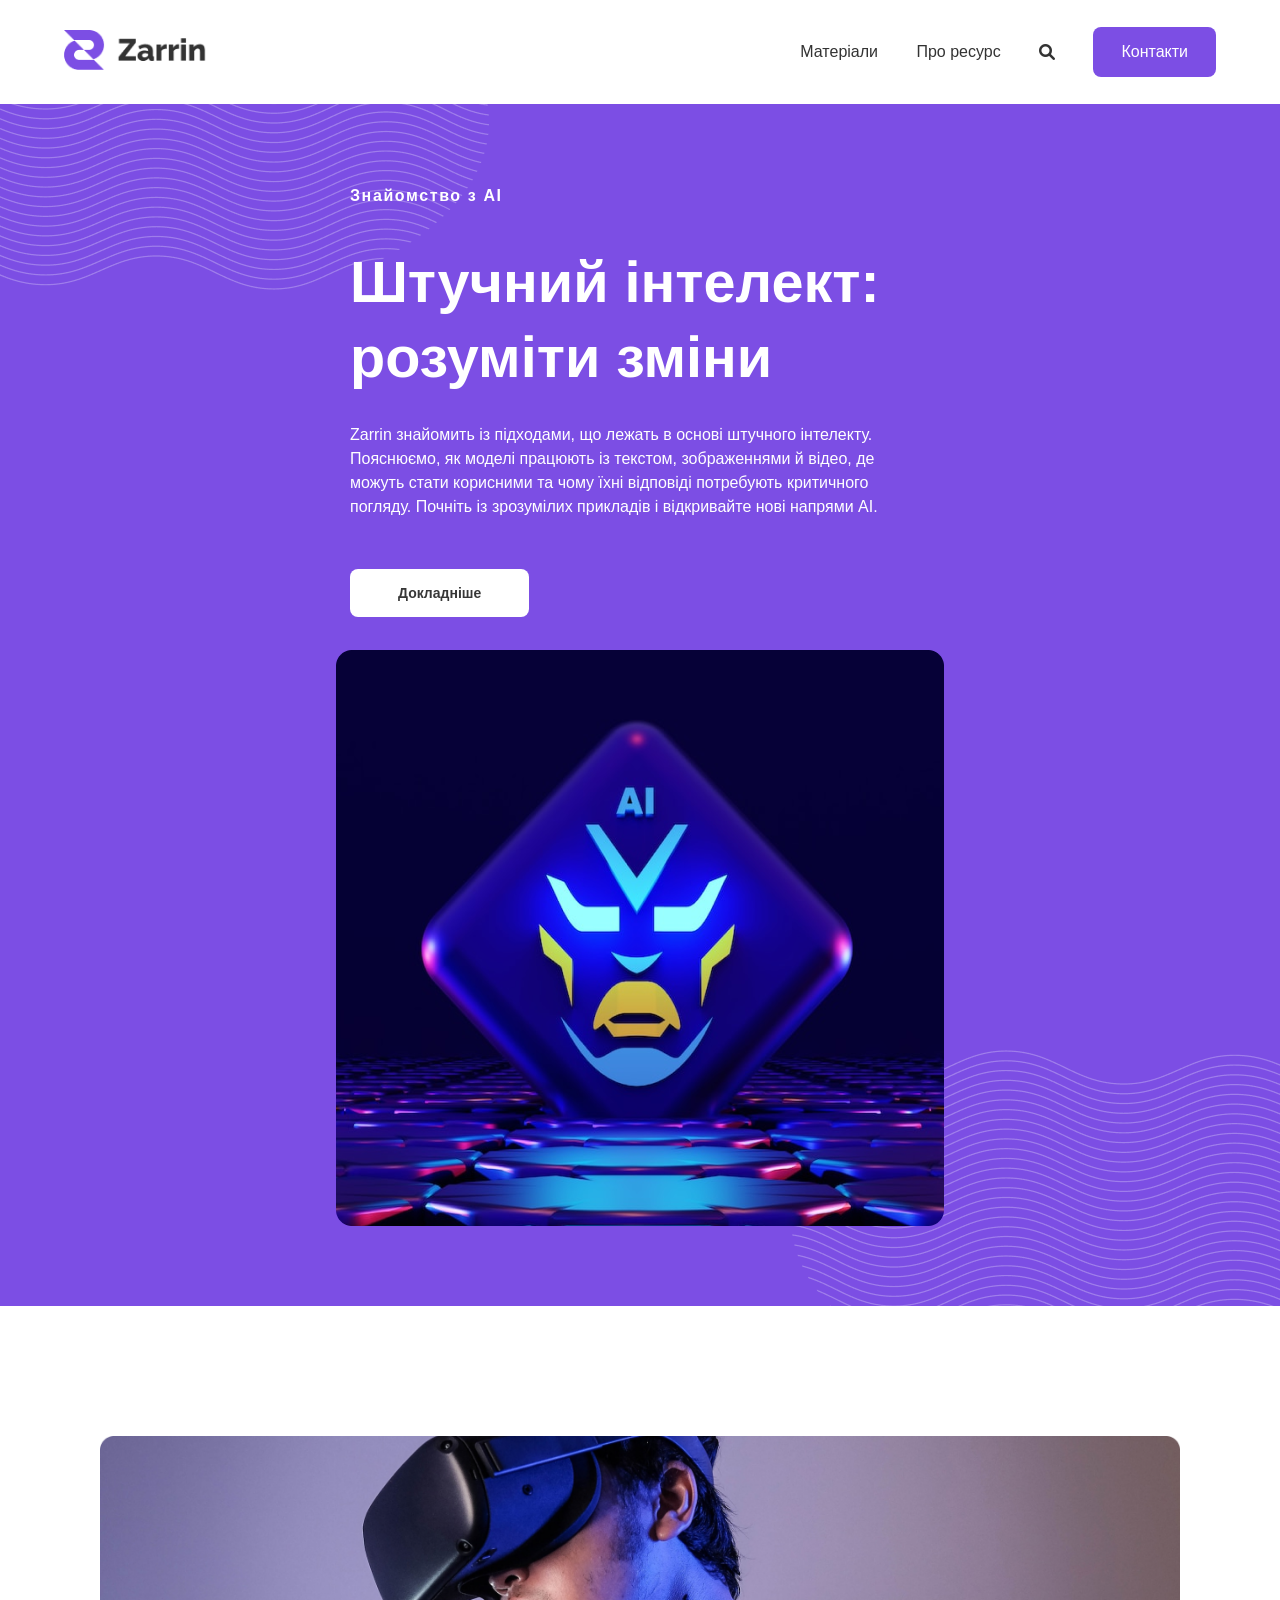
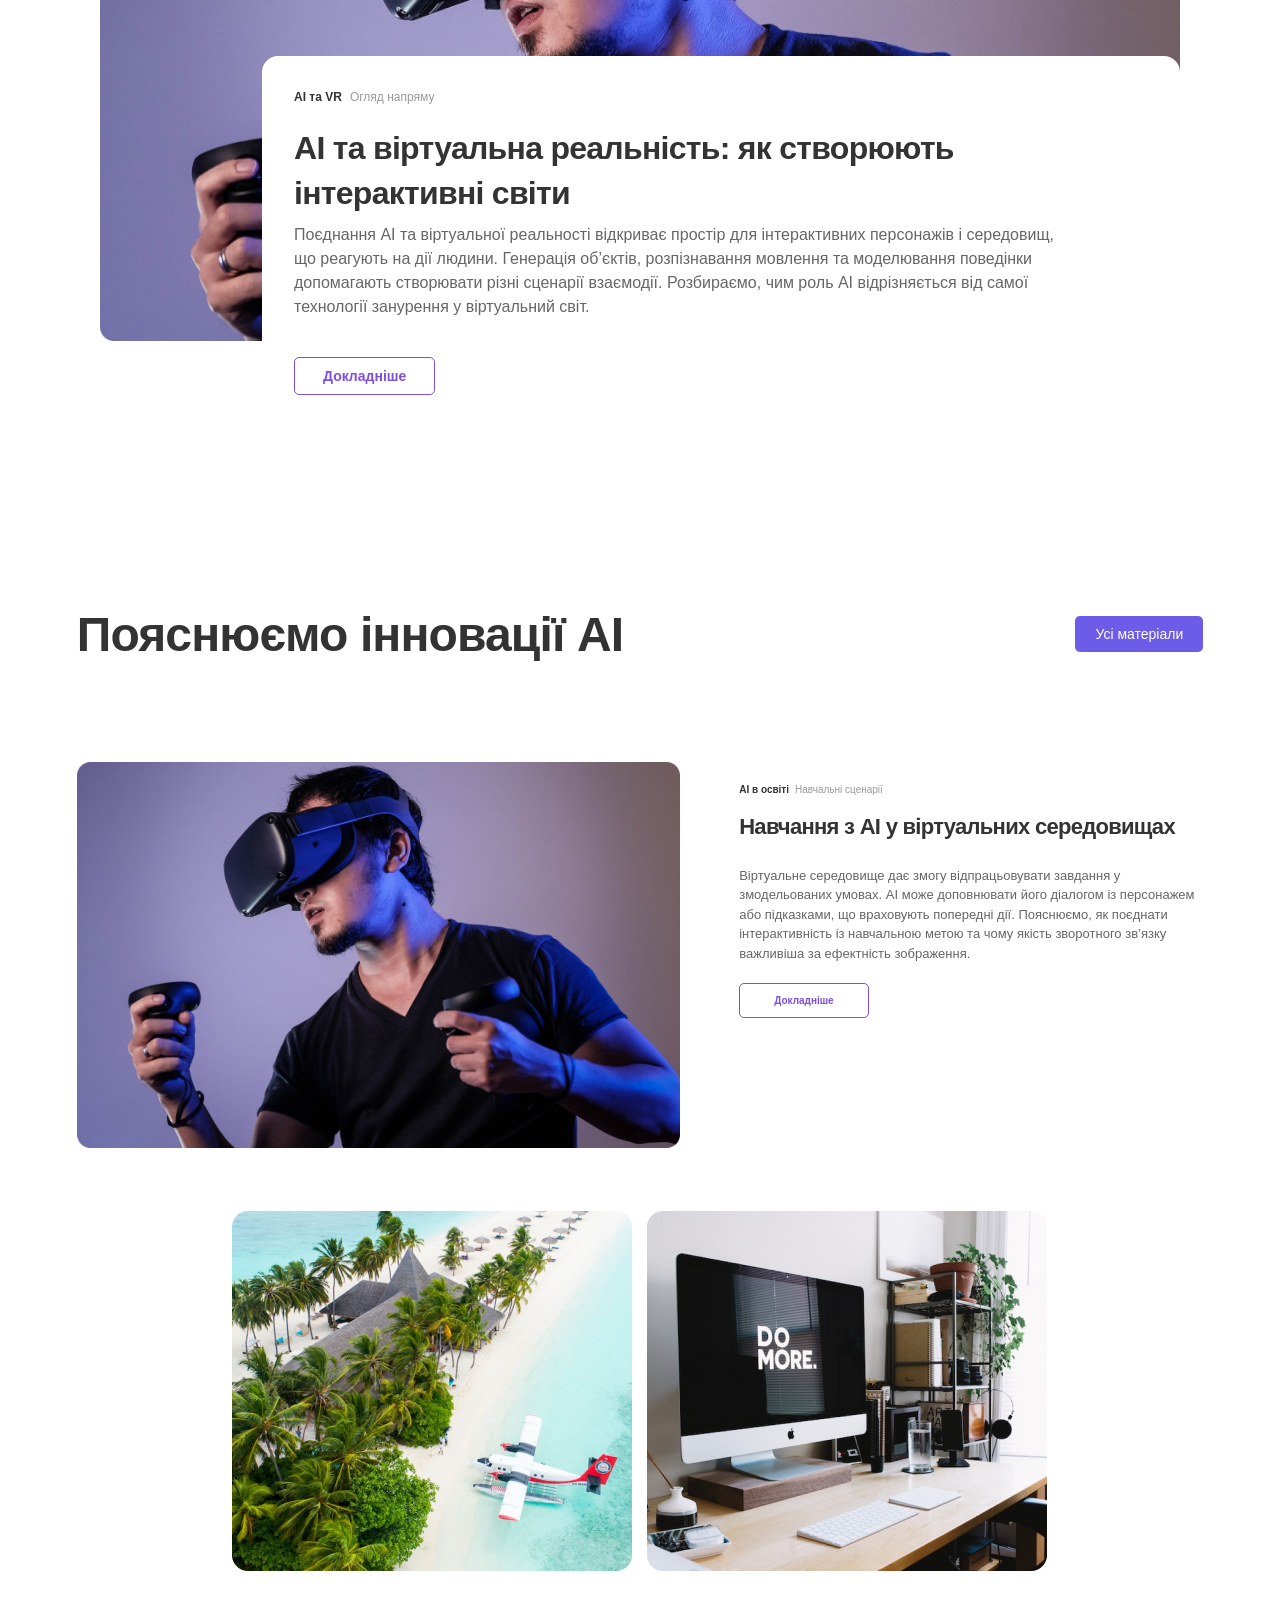
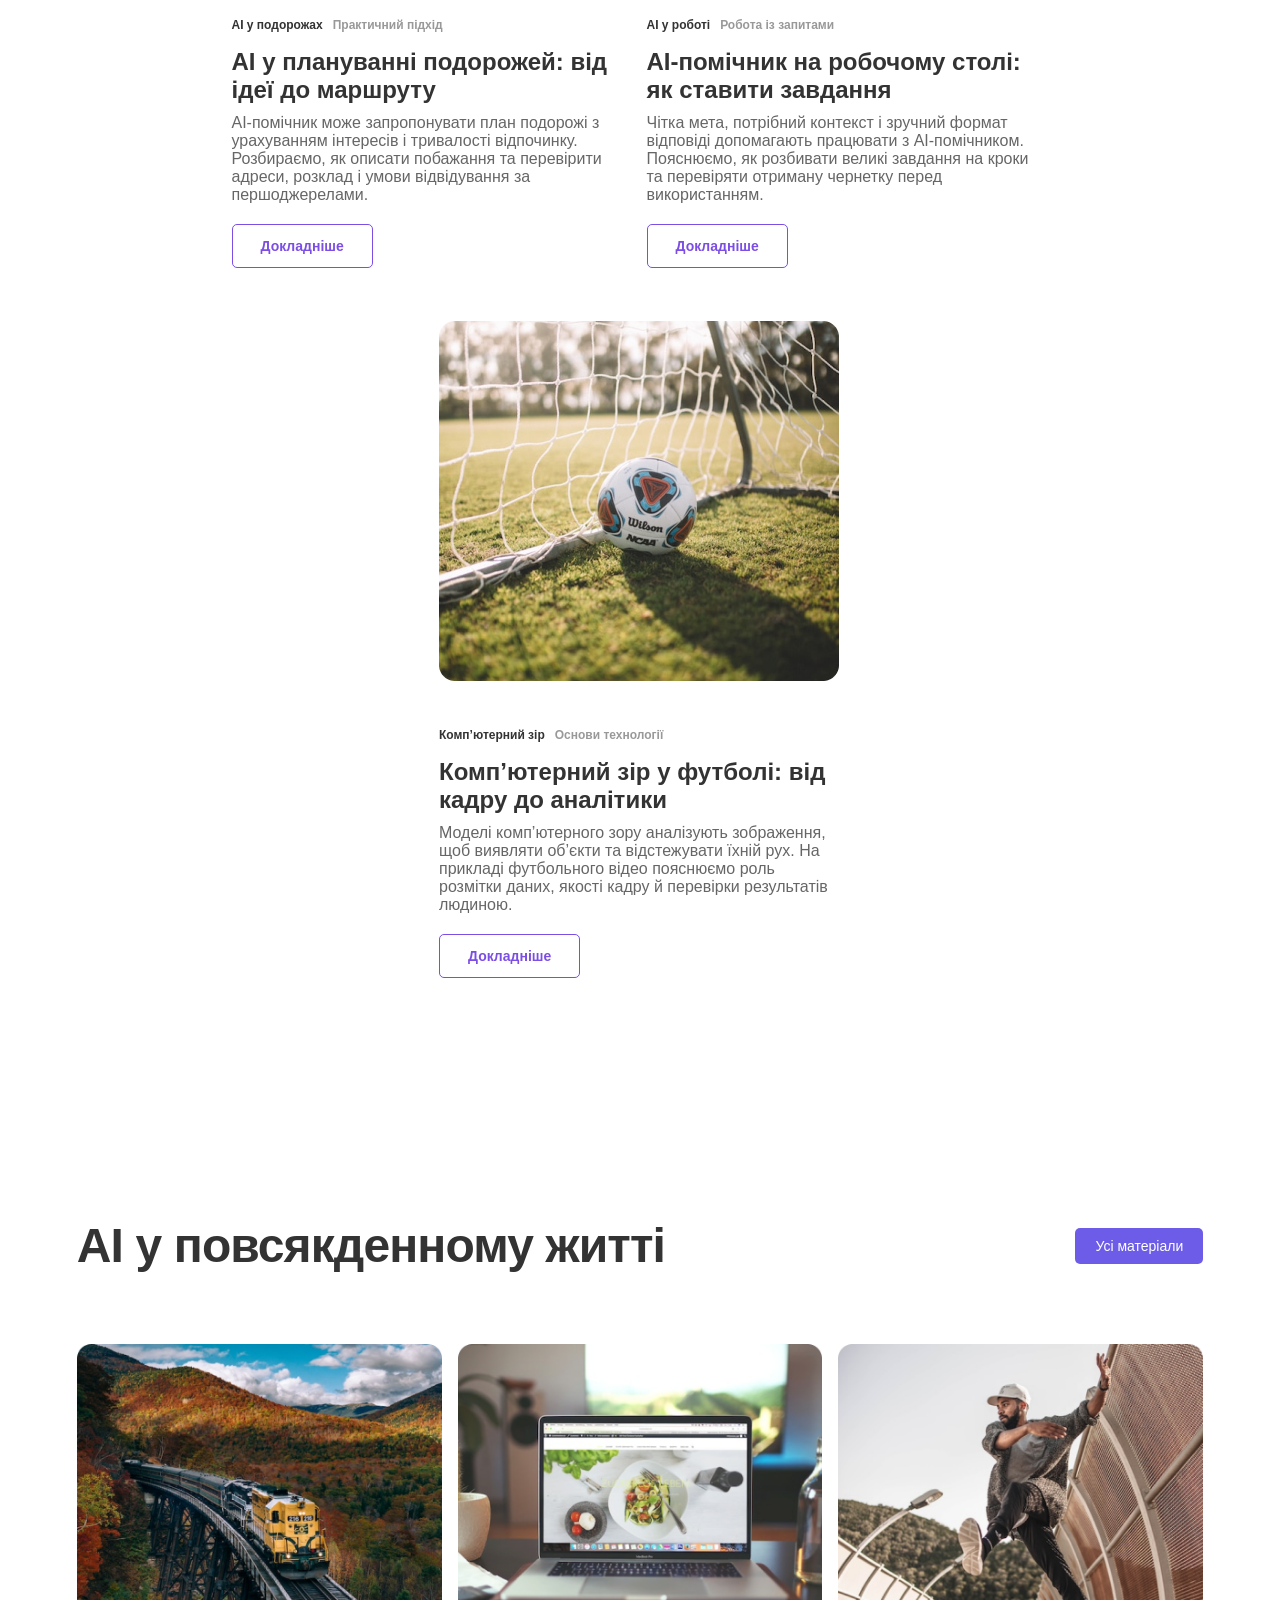
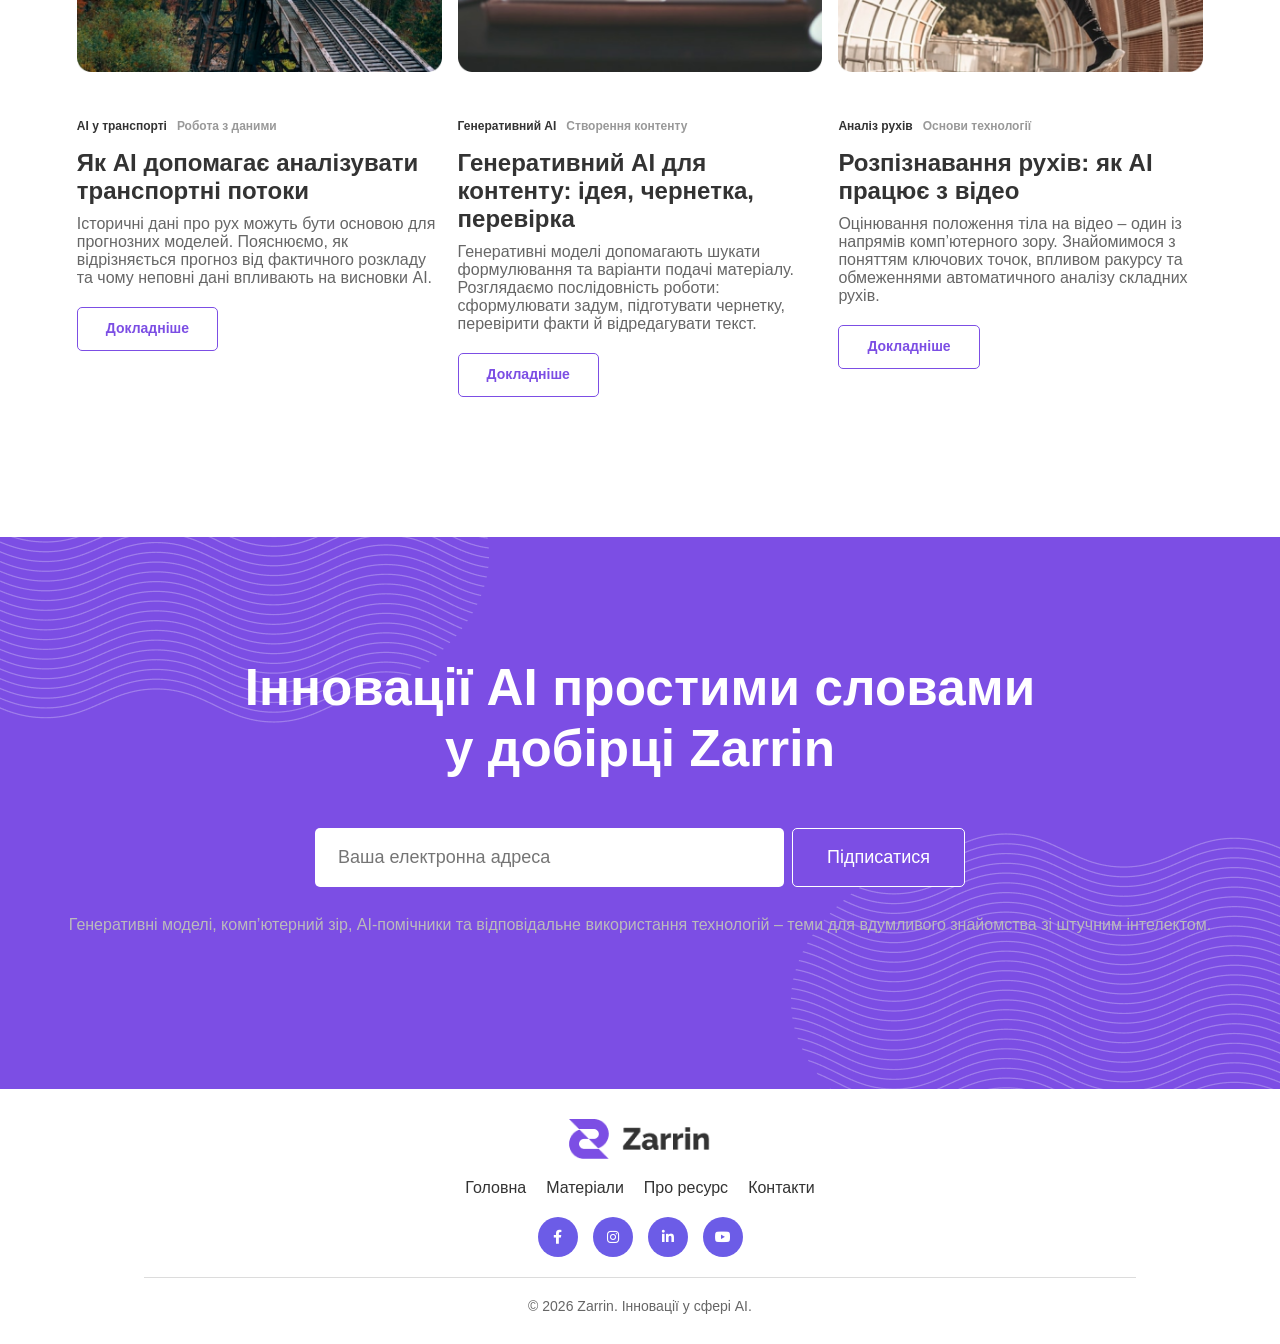
<file: index.html>
<!doctype html>
<html lang="uk">
<head>
    <meta charset="UTF-8">
    <meta name="viewport" content="width=device-width, initial-scale=1.0">
    <meta http-equiv="X-UA-Compatible" content="ie=edge">
    <title>Zarrin | Інновації у сфері AI</title>
    <link rel="stylesheet" href="css/style.css">
    <link rel="icon" type="image/png" href="img/favicon.png" sizes="16x16">
    <link rel="shortcut icon" href="img/favicon.png" type="image/x-icon">
    <meta name="description" content="Zarrin – інформаційний ресурс про штучний інтелект: генеративні моделі, комп’ютерний зір, AI у роботі, навчанні та повсякденному житті.">
    <link rel="stylesheet" href="https://cdnjs.cloudflare.com/ajax/libs/font-awesome/6.0.0-beta3/css/all.min.css">
    <link rel="stylesheet" href="https://cdn.jsdelivr.net/npm/swiper@10/swiper-bundle.min.css">
    <script src="https://cdn.jsdelivr.net/npm/swiper@10/swiper-bundle.min.js"></script>
</head>
<body>
    <div id="search-modal" class="modal">
        <div class="modal-content">
            <span class="close-btn">&times;</span>
            <h2>Пошук матеріалів</h2>
            <form>
                <input type="text" placeholder="Тема або ключове слово про AI" class="search-input">
                <button type="submit" class="search-submit">Знайти</button>
            </form>
        </div>
    </div>
    <header>
        <a href="#" class="logo">
            <img src="img/Logo.png" alt="Логотип Zarrin">
        </a>
        <nav class="nav" aria-label="Основна навігація">
            <button class="burger" type="button" aria-label="Відкрити меню" aria-expanded="false" aria-controls="primary-navigation">
                <span class="line" aria-hidden="true"></span>
                <span class="line" aria-hidden="true"></span>
                <span class="line" aria-hidden="true"></span>
            </button>
            <ul class="nav-links" id="primary-navigation">
                <li><a href="notfound.html">Матеріали</a></li>
                <li><a href="about.html">Про ресурс</a></li>
                <li><a href="#" id="search-btn" aria-label="Пошук матеріалів"><i class="fa-solid fa-magnifying-glass"></i></a></li>
                <li><a href="contact.html" class="contact-btn">Контакти</a></li>
            </ul>
        </nav>
    </header>
    <section class="featured-post">
        <img src="img/wave-pattern.png" alt="" class="waves">
        <img src="img/wave-pattern.png" alt="" class="waves-two">
        <div class="content">
            <h2 class="featured-label">Знайомство з AI</h2>
            <h1 class="title">Штучний інтелект:<br> розуміти зміни</h1>
            <p class="description">Zarrin знайомить із підходами, що лежать в основі штучного інтелекту. Пояснюємо, як моделі працюють із текстом, зображеннями й відео, де можуть стати корисними та чому їхні відповіді потребують критичного погляду. Почніть із зрозумілих прикладів і відкривайте нові напрями AI.</p>
            <a href="#" class="read-more">Докладніше</a>
        </div>
        <div class="image-container">
            <img src="img/img.png" alt="Стилізоване цифрове обличчя з написом AI">
        </div>
    </section>
    <section class="card">
        <img src="img/img2.png" alt="Людина у VR-гарнітурі з двома контролерами">
        <div class="card-content">
            <span>AI та VR<small>Огляд напряму</small></span>
            <h3>AI та віртуальна реальність: як створюють інтерактивні світи</h3>
            <p>Поєднання AI та віртуальної реальності відкриває простір для інтерактивних персонажів і середовищ, що реагують на дії людини. Генерація об’єктів, розпізнавання мовлення та моделювання поведінки допомагають створювати різні сценарії взаємодії. Розбираємо, чим роль AI відрізняється від самої технології занурення у віртуальний світ.</p>
            <a href="#">Докладніше</a>
        </div>
    </section>
    <section class="section-post">
        <div class="title-block">
            <h2>Пояснюємо інновації AI</h2>
            <a href="#" class="btn-view-all">Усі матеріали</a>
        </div>
        <div class="main-post">
            <img src="img/img3.png" alt="Користувач VR-гарнітури взаємодіє з віртуальним середовищем">
            <div class="card-content">
                <span>AI в освіті<small>Навчальні сценарії</small></span>
                <h3>Навчання з AI у віртуальних середовищах</h3>
                <p>Віртуальне середовище дає змогу відпрацьовувати завдання у змодельованих умовах. AI може доповнювати його діалогом із персонажем або підказками, що враховують попередні дії. Пояснюємо, як поєднати інтерактивність із навчальною метою та чому якість зворотного зв’язку важливіша за ефектність зображення.</p>
                <a href="#">Докладніше</a>
            </div>
        </div>
        <div class="sub-posts">
            <div class="sub-post">
                <img src="img/card1.png" alt="Гідролітак біля піщаного берега з пальмами">
                <div class="sub-post-content">
                    <span>AI у подорожах<small>Практичний підхід</small></span>
                    <h3>AI у плануванні подорожей: від ідеї до маршруту</h3>
                    <p>AI-помічник може запропонувати план подорожі з урахуванням інтересів і тривалості відпочинку. Розбираємо, як описати побажання та перевірити адреси, розклад і умови відвідування за першоджерелами.</p>
                    <a href="#">Докладніше</a>
                </div>
            </div>
            <div class="sub-post">
                <img src="img/card2.png" alt="Робоче місце з комп’ютером і клавіатурою">
                <div class="sub-post-content">
                    <span>AI у роботі<small>Робота із запитами</small></span>
                    <h3>AI-помічник на робочому столі: як ставити завдання</h3>
                    <p>Чітка мета, потрібний контекст і зручний формат відповіді допомагають працювати з AI-помічником. Пояснюємо, як розбивати великі завдання на кроки та перевіряти отриману чернетку перед використанням.</p>
                    <a href="#">Докладніше</a>
                </div>
            </div>
            <div class="sub-post">
                <img src="img/card3.png" alt="Футбольний м’яч біля сітки воріт">
                <div class="sub-post-content">
                    <span>Комп’ютерний зір<small>Основи технології</small></span>
                    <h3>Комп’ютерний зір у футболі: від кадру до аналітики</h3>
                    <p>Моделі комп’ютерного зору аналізують зображення, щоб виявляти об’єкти та відстежувати їхній рух. На прикладі футбольного відео пояснюємо роль розмітки даних, якості кадру й перевірки результатів людиною.</p>
                    <a href="#">Докладніше</a>
                </div>
            </div>
        </div>
    </section>
    <section class="section-post">
        <div class="title-block">
            <h2>AI у повсякденному житті</h2>
            <a href="#" class="btn-view-all">Усі матеріали</a>
        </div>
            <div class="sub-posts-swiper">
                <div class="swiper-wrapper">
                    <div class="sub-post swiper-slide">
                        <img src="img/swiper1.png" alt="Потяг перетинає міст серед осінніх пагорбів">
                        <div class="sub-post-content">
                            <span>AI у транспорті<small>Робота з даними</small></span>
                            <h3>Як AI допомагає аналізувати транспортні потоки</h3>
                            <p>Історичні дані про рух можуть бути основою для прогнозних моделей. Пояснюємо, як відрізняється прогноз від фактичного розкладу та чому неповні дані впливають на висновки AI.</p>
                            <a href="#">Докладніше</a>
                        </div>
                    </div>
                    <div class="sub-post swiper-slide">
                        <img src="img/swiper2.png" alt="Ноутбук із відкритою вебсторінкою на столі">
                        <div class="sub-post-content">
                            <span>Генеративний AI<small>Створення контенту</small></span>
                            <h3>Генеративний AI для контенту: ідея, чернетка, перевірка</h3>
                            <p>Генеративні моделі допомагають шукати формулювання та варіанти подачі матеріалу. Розглядаємо послідовність роботи: сформулювати задум, підготувати чернетку, перевірити факти й відредагувати текст.</p>
                            <a href="#">Докладніше</a>
                        </div>
                    </div>
                    <div class="sub-post swiper-slide">
                        <img src="img/swiper3.png" alt="Спортсмен виконує стрибок біля огорожі">
                        <div class="sub-post-content">
                            <span>Аналіз рухів<small>Основи технології</small></span>
                            <h3>Розпізнавання рухів: як AI працює з відео</h3>
                            <p>Оцінювання положення тіла на відео – один із напрямів комп’ютерного зору. Знайомимося з поняттям ключових точок, впливом ракурсу та обмеженнями автоматичного аналізу складних рухів.</p>
                            <a href="#">Докладніше</a>
                        </div>
                    </div>
                </div>
            </div>
    </section>
    <section class="subscription-section">
        <img src="img/wave-pattern.png" alt="" class="waves">
        <img src="img/wave-pattern.png" alt="" class="waves-two">
        <h2>Інновації AI простими словами <br> у добірці Zarrin</h2>
        <form class="subscription-form">
            <input type="email" placeholder="Ваша електронна адреса" required>
            <button type="submit">Підписатися</button>
        </form>
        <p>Генеративні моделі, комп’ютерний зір, AI-помічники та відповідальне використання технологій – теми для вдумливого знайомства зі штучним інтелектом.</p>
    </section>
    <footer class="footer">
        <div class="footer-logo">
            <img src="img/Logo.png" alt="Логотип Zarrin">
        </div>
        <nav class="footer-nav">
            <a href="#">Головна</a>
            <a href="#">Матеріали</a>
            <a href="#">Про ресурс</a>
            <a href="#">Контакти</a>
        </nav>
        <div class="footer-socials">
            <a href="#" class="social" aria-label="Facebook"><i class="fab fa-facebook-f" aria-hidden="true"></i></a>
            <a href="#" class="social" aria-label="Instagram"><i class="fab fa-instagram" aria-hidden="true"></i></a>
            <a href="#" class="social" aria-label="LinkedIn"><i class="fab fa-linkedin-in" aria-hidden="true"></i></a>
            <a href="#" class="social" aria-label="YouTube"><i class="fab fa-youtube" aria-hidden="true"></i></a>
        </div>
        <div class="footer-divider"></div>
        <p class="footer-copy">© 2026 Zarrin. Інновації у сфері AI.</p>
    </footer>
    <button class="btn-back-to-top" id="btnBackToTop" aria-label="Прокрутити сторінку вгору">
        ↑
      </button>
    <script src="script/script.js"></script>
</body>
</html>
</file>
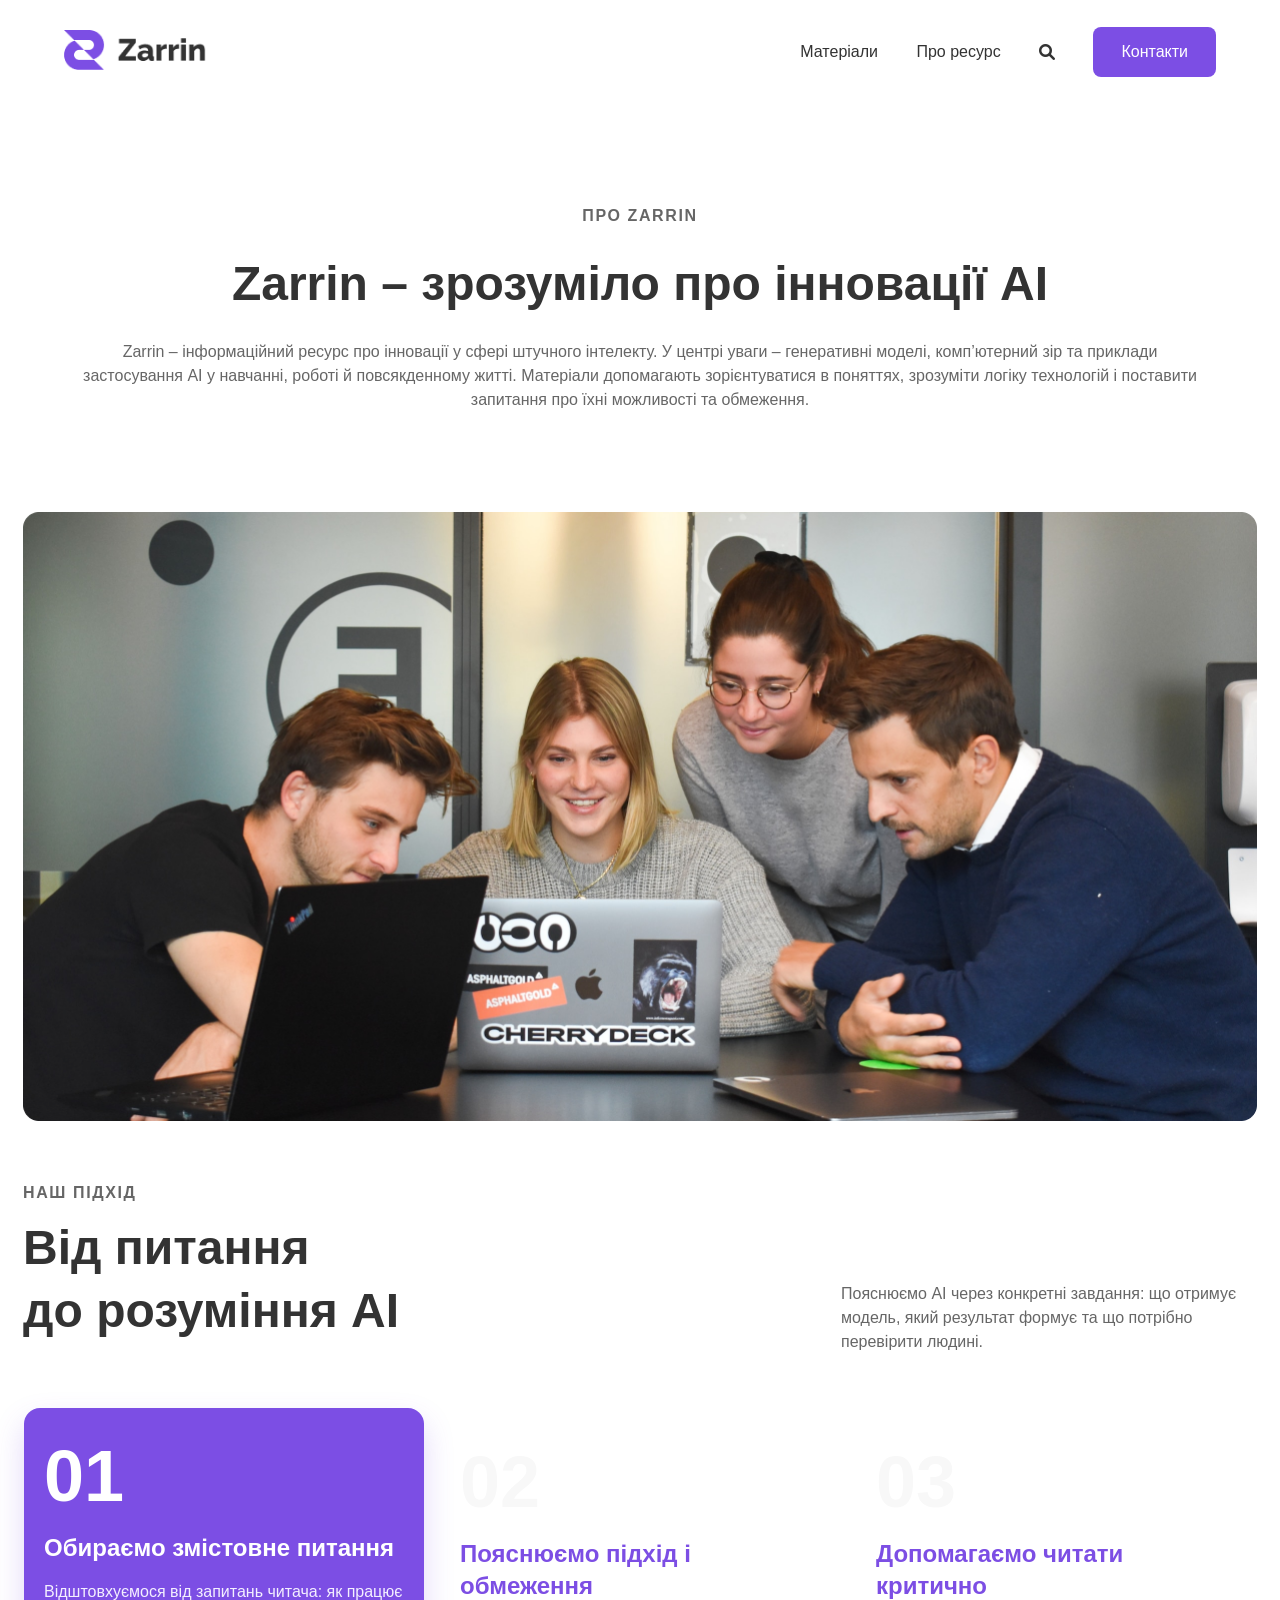
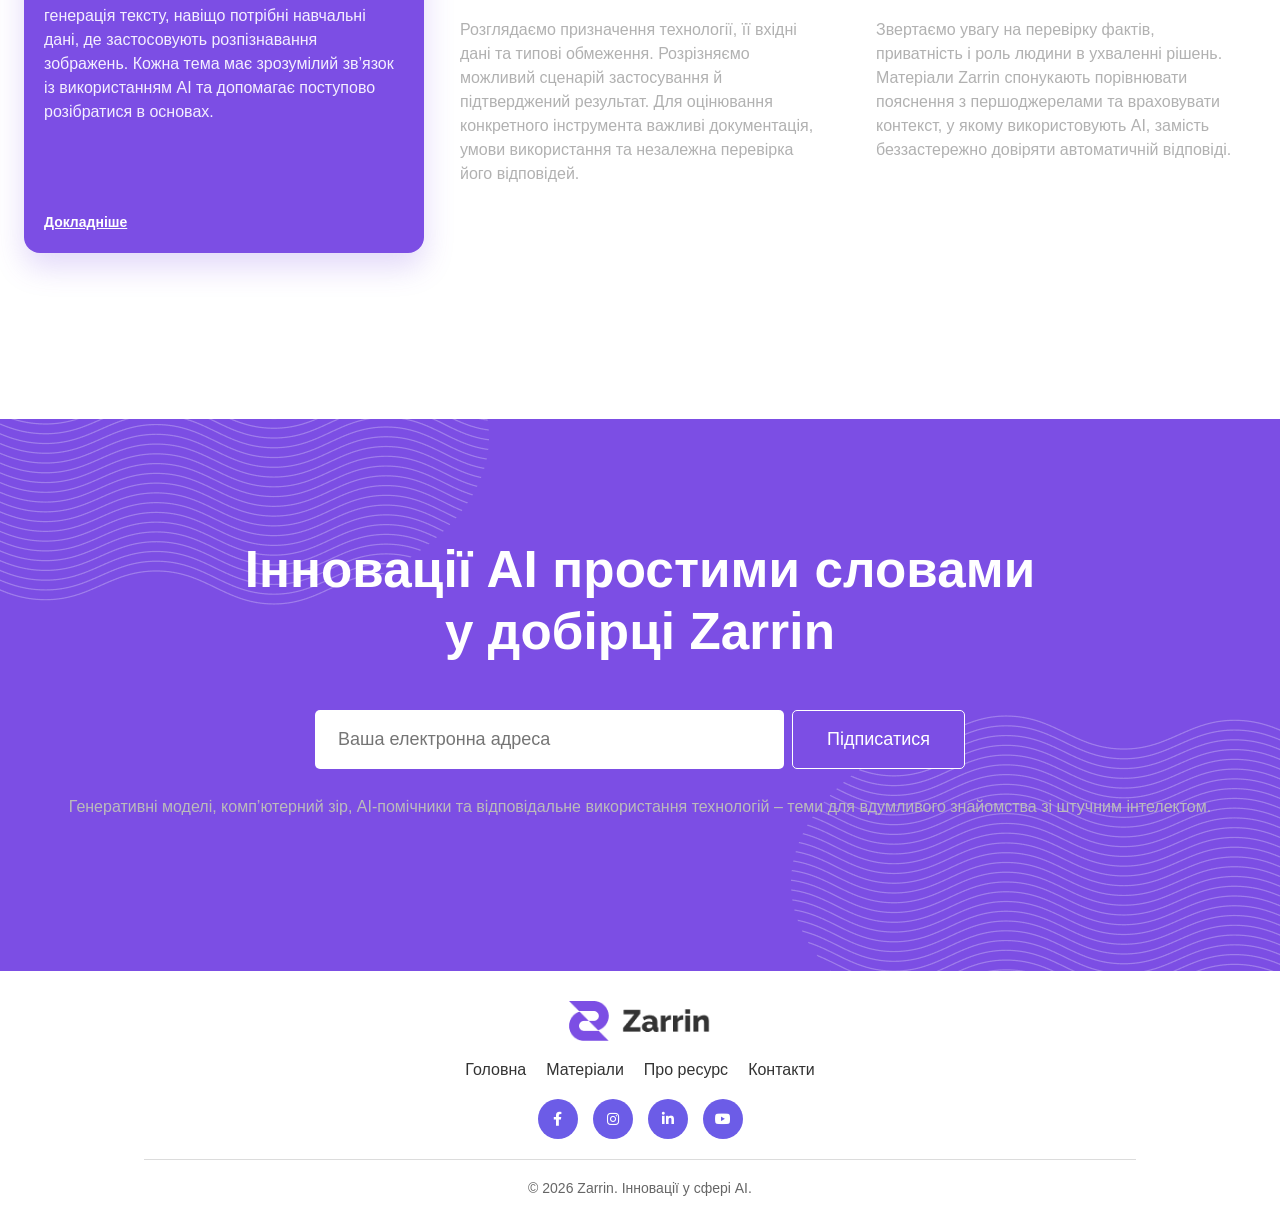
<file: about.html>
<!doctype html>
<html lang="uk">
<head>
    <meta charset="UTF-8">
    <meta name="viewport" content="width=device-width, initial-scale=1.0">
    <meta http-equiv="X-UA-Compatible" content="ie=edge">
    <title>Zarrin | Про ресурс про штучний інтелект</title>
    <link rel="stylesheet" href="css/style.css">
    <link rel="icon" type="image/png" href="img/favicon.png" sizes="16x16">
    <link rel="shortcut icon" href="img/favicon.png" type="image/x-icon">
    <meta name="description" content="Про Zarrin: зрозумілі пояснення інновацій AI, принципи підготовки матеріалів, увага до джерел, обмежень моделей і відповідального використання.">
    <link rel="stylesheet" href="https://cdnjs.cloudflare.com/ajax/libs/font-awesome/6.0.0-beta3/css/all.min.css">
    <link rel="stylesheet" href="https://cdn.jsdelivr.net/npm/swiper@10/swiper-bundle.min.css">
    <script src="https://cdn.jsdelivr.net/npm/swiper@10/swiper-bundle.min.js"></script>
</head>
<body>
    <div id="search-modal" class="modal">
        <div class="modal-content">
            <span class="close-btn">&times;</span>
            <h2>Пошук матеріалів</h2>
            <form>
                <input type="text" placeholder="Тема або ключове слово про AI" class="search-input">
                <button type="submit" class="search-submit">Знайти</button>
            </form>
        </div>
    </div>
    <header>
        <a href="index.html" class="logo">
            <img src="img/Logo.png" alt="Логотип Zarrin">
        </a>
        <nav class="nav" aria-label="Основна навігація">
            <button class="burger" type="button" aria-label="Відкрити меню" aria-expanded="false" aria-controls="primary-navigation">
                <span class="line" aria-hidden="true"></span>
                <span class="line" aria-hidden="true"></span>
                <span class="line" aria-hidden="true"></span>
            </button>
            <ul class="nav-links" id="primary-navigation">
                <li><a href="notfound.html">Матеріали</a></li>
                <li><a href="#">Про ресурс</a></li>
                <li><a href="#" id="search-btn" aria-label="Пошук матеріалів"><i class="fa-solid fa-magnifying-glass"></i></a></li>
                <li><a href="contact.html" class="contact-btn">Контакти</a></li>
            </ul>
        </nav>
    </header>
    <section class="section-post">
        <div class="block-title">
            <p class="sub-title">Про Zarrin</p>
            <h2>Zarrin – зрозуміло про інновації AI</h2>
            <p>Zarrin – інформаційний ресурс про інновації у сфері штучного інтелекту. У центрі уваги – генеративні моделі, комп’ютерний зір та приклади застосування AI у навчанні, роботі й повсякденному житті. Матеріали допомагають зорієнтуватися в поняттях, зрозуміти логіку технологій і поставити запитання про їхні можливості та обмеження.</p>
        </div>
    </section>
    <section class="about-section">
        <img src="img/img4.png" alt="Четверо людей обговорюють роботу за ноутбуками">
        <div class="top-block">
            <div class="block-title">
                <p class="sub-title">Наш підхід</p>
                <h2>Від питання <br> до розуміння AI</h2>
            </div>
            <p>Пояснюємо AI через конкретні завдання: що отримує модель, який результат формує та що потрібно перевірити людині.</p>
        </div>
        <div class="cards-block">
            <div class="cars-block is-active">
                <p class="number">01</p>
                <h3>Обираємо змістовне питання</h3>
                <p>Відштовхуємося від запитань читача: як працює генерація тексту, навіщо потрібні навчальні дані, де застосовують розпізнавання зображень. Кожна тема має зрозумілий зв’язок із використанням AI та допомагає поступово розібратися в основах.</p>
                <a href="#">Докладніше</a>
            </div>
            <div class="cars-block purple">
                <p class="number">02</p>
                <h3>Пояснюємо підхід і обмеження</h3>
                <p>Розглядаємо призначення технології, її вхідні дані та типові обмеження. Розрізняємо можливий сценарій застосування й підтверджений результат. Для оцінювання конкретного інструмента важливі документація, умови використання та незалежна перевірка його відповідей.</p>
                <a href="#">Докладніше</a>
            </div>
            <div class="cars-block purple">
                <p class="number">03</p>
                <h3>Допомагаємо читати критично</h3>
                <p>Звертаємо увагу на перевірку фактів, приватність і роль людини в ухваленні рішень. Матеріали Zarrin спонукають порівнювати пояснення з першоджерелами та враховувати контекст, у якому використовують AI, замість беззастережно довіряти автоматичній відповіді.</p>
                <a href="#">Докладніше</a>
            </div>
        </div>
    </section>
    <section class="subscription-section">
        <img src="img/wave-pattern.png" alt="" class="waves">
        <img src="img/wave-pattern.png" alt="" class="waves-two">
        <h2>Інновації AI простими словами <br> у добірці Zarrin</h2>
        <form class="subscription-form">
            <input type="email" placeholder="Ваша електронна адреса" required>
            <button type="submit">Підписатися</button>
        </form>
        <p>Генеративні моделі, комп’ютерний зір, AI-помічники та відповідальне використання технологій – теми для вдумливого знайомства зі штучним інтелектом.</p>
    </section>
    <footer class="footer">
        <div class="footer-logo">
            <img src="img/Logo.png" alt="Логотип Zarrin">
        </div>
        <nav class="footer-nav">
            <a href="#">Головна</a>
            <a href="#">Матеріали</a>
            <a href="#">Про ресурс</a>
            <a href="#">Контакти</a>
        </nav>
        <div class="footer-socials">
            <a href="#" class="social" aria-label="Facebook"><i class="fab fa-facebook-f" aria-hidden="true"></i></a>
            <a href="#" class="social" aria-label="Instagram"><i class="fab fa-instagram" aria-hidden="true"></i></a>
            <a href="#" class="social" aria-label="LinkedIn"><i class="fab fa-linkedin-in" aria-hidden="true"></i></a>
            <a href="#" class="social" aria-label="YouTube"><i class="fab fa-youtube" aria-hidden="true"></i></a>
        </div>
        <div class="footer-divider"></div>
        <p class="footer-copy">© 2026 Zarrin. Інновації у сфері AI.</p>
    </footer>
    <button class="btn-back-to-top" id="btnBackToTop" aria-label="Прокрутити сторінку вгору">
        ↑
      </button>
    <script src="script/script.js"></script>
</body>
</html>
</file>
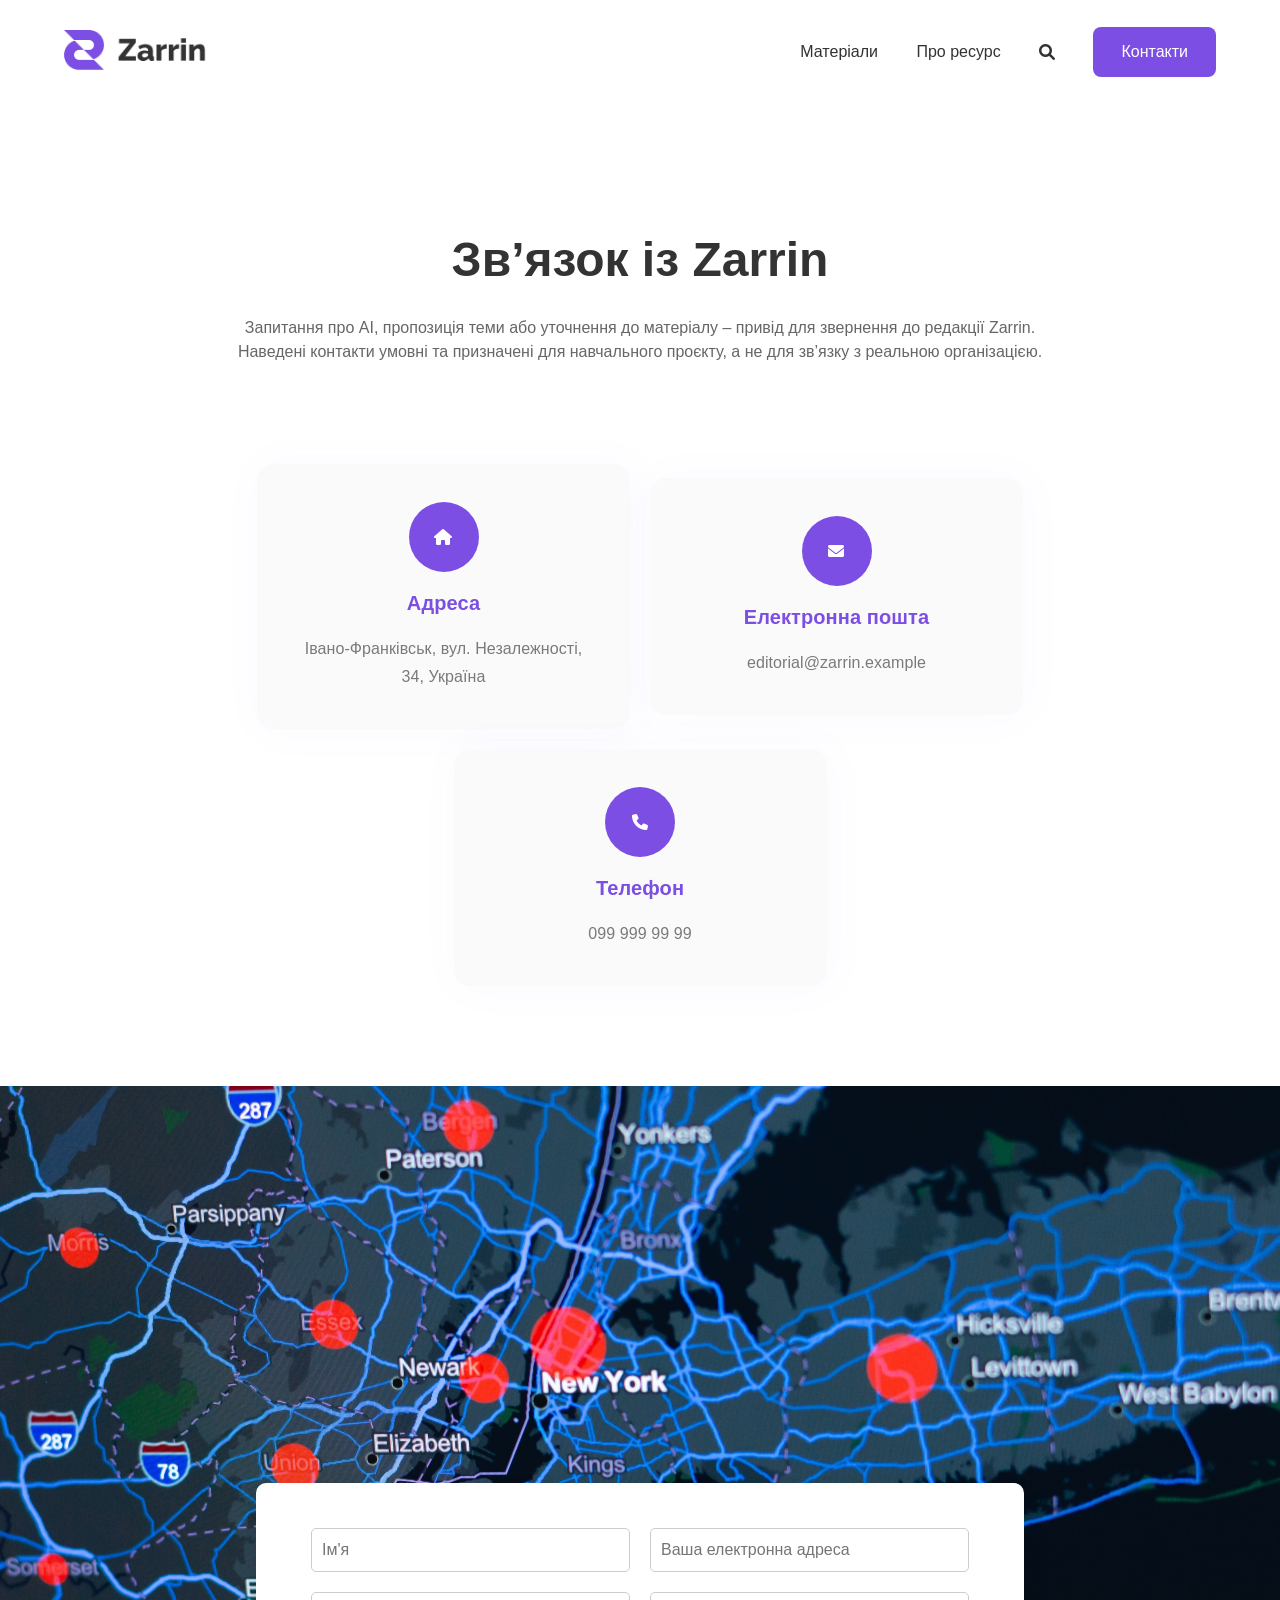
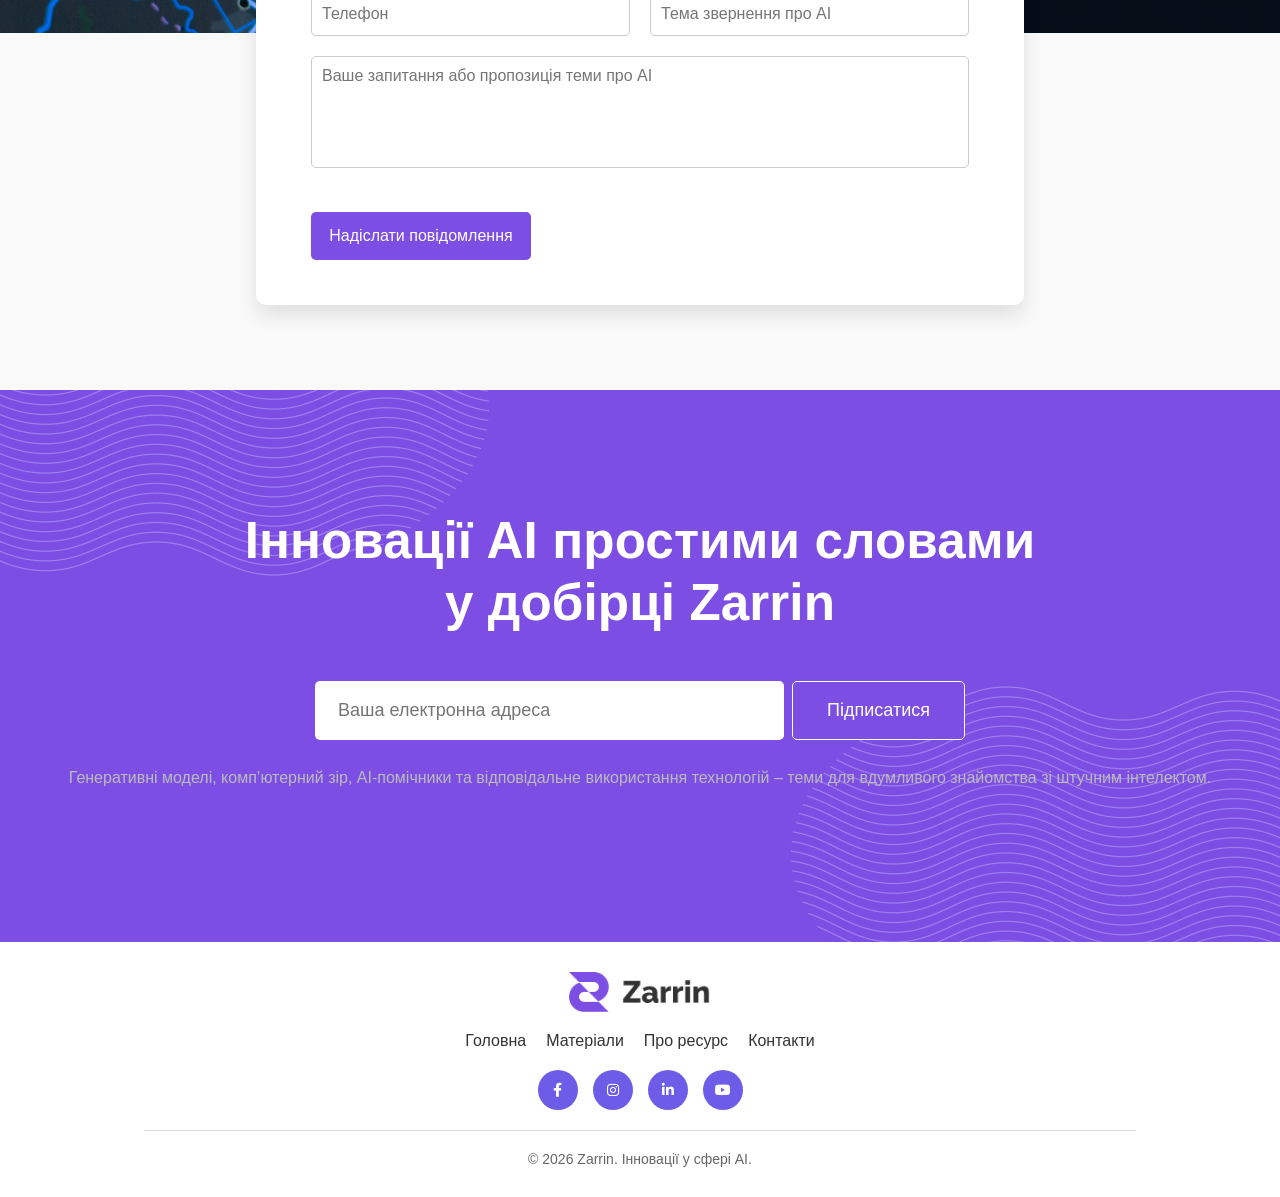
<file: contact.html>
<!doctype html>
<html lang="uk">
<head>
    <meta charset="UTF-8">
    <meta name="viewport" content="width=device-width, initial-scale=1.0">
    <meta http-equiv="X-UA-Compatible" content="ie=edge">
    <title>Zarrin | Контакти ресурсу про AI</title>
    <link rel="stylesheet" href="css/style.css">
    <link rel="icon" type="image/png" href="img/favicon.png" sizes="16x16">
    <link rel="shortcut icon" href="img/favicon.png" type="image/x-icon">
    <meta name="description" content="Контактна сторінка навчального ресурсу Zarrin про інновації AI. Умовні реквізити для Івано-Франківська та форма звернення до редакції.">
    <link rel="stylesheet" href="https://cdnjs.cloudflare.com/ajax/libs/font-awesome/6.0.0-beta3/css/all.min.css">
    <link rel="stylesheet" href="https://cdn.jsdelivr.net/npm/swiper@10/swiper-bundle.min.css">
    <script src="https://cdn.jsdelivr.net/npm/swiper@10/swiper-bundle.min.js"></script>
</head>
<body>
<div id="search-modal" class="modal">
    <div class="modal-content">
        <span class="close-btn">&times;</span>
        <h2>Пошук матеріалів</h2>
        <form>
            <input type="text" placeholder="Тема або ключове слово про AI" class="search-input">
            <button type="submit" class="search-submit">Знайти</button>
        </form>
    </div>
</div>
<header>
    <a href="index.html" class="logo">
        <img src="img/Logo.png" alt="Логотип Zarrin">
    </a>
    <nav class="nav" aria-label="Основна навігація">
        <button class="burger" type="button" aria-label="Відкрити меню" aria-expanded="false" aria-controls="primary-navigation">
            <span class="line" aria-hidden="true"></span>
            <span class="line" aria-hidden="true"></span>
            <span class="line" aria-hidden="true"></span>
        </button>
        <ul class="nav-links" id="primary-navigation">
            <li><a href="notfound.html">Матеріали</a></li>
            <li><a href="about.html">Про ресурс</a></li>
            <li><a href="#" id="search-btn" aria-label="Пошук матеріалів"><i class="fa-solid fa-magnifying-glass"></i></a></li>
            <li><a href="#" class="contact-btn">Контакти</a></li>
        </ul>
    </nav>
</header>
<section class="section-post">
    <div class="block-title">
        <h2>Зв’язок із Zarrin</h2>
        <p>Запитання про AI, пропозиція теми або уточнення до матеріалу – привід для звернення до редакції Zarrin. <br> Наведені контакти умовні та призначені для навчального проєкту, а не для зв’язку з реальною організацією.</p>
    </div>
    <div class="cards-white">
        <div class="card-white">
            <i class="fa-solid fa-house" style="color: #ffffff;"></i>
            <h3>Адреса</h3>
            <p>Івано-Франківськ, вул. Незалежності, 34, Україна</p>
        </div>
        <div class="card-white">
            <i class="fa-solid fa-envelope" style="color: #ffffff;"></i>
            <h3>Електронна пошта</h3>
            <p>editorial@zarrin.example</p>
        </div>
        <div class="card-white">
            <i class="fa-solid fa-phone" style="color: #ffffff;"></i>
            <h3>Телефон</h3>
            <p>099 999 99 99</p>
        </div>
    </div>
</section>
<section class="contact-section">
    <div class="map-background"></div>
    <div class="contact-form">
        <form>
            <div class="form-group">
                <input type="text" placeholder="Ім'я" required>
                <input type="email" placeholder="Ваша електронна адреса" required>
            </div>
            <div class="form-group">
                <input type="tel" placeholder="Телефон" required>
                <input type="text" placeholder="Тема звернення про AI" required>
            </div>
            <textarea placeholder="Ваше запитання або пропозиція теми про AI" rows="5" required></textarea>
            <button type="submit" class="btn-submit">Надіслати повідомлення</button>
        </form>
    </div>
</section>
<section class="subscription-section">
    <img src="img/wave-pattern.png" alt="" class="waves">
    <img src="img/wave-pattern.png" alt="" class="waves-two">
    <h2>Інновації AI простими словами <br> у добірці Zarrin</h2>
    <form class="subscription-form">
        <input type="email" placeholder="Ваша електронна адреса" required>
        <button type="submit">Підписатися</button>
    </form>
    <p>Генеративні моделі, комп’ютерний зір, AI-помічники та відповідальне використання технологій – теми для вдумливого знайомства зі штучним інтелектом.</p>
</section>
<footer class="footer">
    <div class="footer-logo">
        <img src="img/Logo.png" alt="Логотип Zarrin">
    </div>
    <nav class="footer-nav">
        <a href="#">Головна</a>
        <a href="#">Матеріали</a>
        <a href="#">Про ресурс</a>
        <a href="#">Контакти</a>
    </nav>
    <div class="footer-socials">
        <a href="#" class="social" aria-label="Facebook"><i class="fab fa-facebook-f" aria-hidden="true"></i></a>
        <a href="#" class="social" aria-label="Instagram"><i class="fab fa-instagram" aria-hidden="true"></i></a>
        <a href="#" class="social" aria-label="LinkedIn"><i class="fab fa-linkedin-in" aria-hidden="true"></i></a>
        <a href="#" class="social" aria-label="YouTube"><i class="fab fa-youtube" aria-hidden="true"></i></a>
    </div>
    <div class="footer-divider"></div>
    <p class="footer-copy">© 2026 Zarrin. Інновації у сфері AI.</p>
</footer>
<button class="btn-back-to-top" id="btnBackToTop" aria-label="Прокрутити сторінку вгору">
    ↑
  </button>
<script src="script/script.js"></script>
</body>
</html>
</file>
<file: css/style.css>
* {
    margin: 0;
    padding: 0;
    box-sizing: border-box;
}

body {
    font-family: 'Raleway', sans-serif;
    overflow-wrap: anywhere;
}

img {
    max-width: 100%;
    height: auto;
}

button, input, textarea {
    font: inherit;
    min-width: 0;
}

a:focus-visible, button:focus-visible, input:focus-visible, textarea:focus-visible {
    outline: 3px solid #5320a8;
    outline-offset: 4px;
}

.modal {
    display: none;
    position: fixed;
    top: 0;
    left: 0;
    width: 100%;
    height: 100%;
    background-color: rgba(0, 0, 0, 0.5);
    z-index: 1000;
    justify-content: center;
    align-items: center;
    padding: 16px;
    overflow-y: auto;
}

.modal-content {
    background: #fff;
    padding: 20px;
    border-radius: 8px;
    text-align: center;
    width: 90%;
    max-width: 400px;
    position: relative;
    max-height: 100%;
    overflow-y: auto;
}

.modal-content h2 {
    margin-bottom: 20px;
    font-size: 24px;
}

.search-input {
    width: 100%;
    padding: 10px;
    margin-bottom: 10px;
    font-size: 16px;
    border: 1px solid #ddd;
    border-radius: 5px;
}

.search-submit {
    background: #6c5ce7;
    color: #fff;
    padding: 10px 20px;
    border: none;
    border-radius: 5px;
    cursor: pointer;
    font-size: 16px;
}

.search-submit:hover {
    background: #5a4bc7;
}

.close-btn {
    position: absolute;
    top: 10px;
    right: 10px;
    font-size: 24px;
    color: #333;
    cursor: pointer;
}

header {
    display: flex;
    justify-content: space-between;
    align-items: center;
    padding: 10px 20px;
    background-color: #fff;
    position: relative;
    z-index: 30;
    gap: 16px;
}

.logo img {
    height: 40px;
}

.nav-links {
    display: none;
    flex-direction: column;
    position: absolute;
    top: 100%;
    left: 0;
    background-color: #fff;
    padding: 16px 20px;
    gap: 8px;
    list-style: none;
    z-index: 10;
    width: 100%;
    max-height: calc(100vh - 64px);
    max-height: calc(100dvh - 64px);
    overflow-y: auto;
    box-shadow: 0 12px 18px rgba(0, 0, 0, 0.1);
}

.nav-links li a {
    text-decoration: none;
    color: #333333;
    display: inline-flex;
    align-items: center;
    min-height: 44px;
    padding: 10px 0;
}

.nav-links li a:hover {
    color: #7C4EE4;
}

.contact-btn {
    color: white !important;
    padding: 16px 28px !important;
    background: #7C4EE4;
    border-radius: 8px;
}

.contact-btn:hover {
    background-color: #5a0090;
}

.burger {
    display: flex;
    flex-direction: column;
    justify-content: center;
    align-items: center;
    gap: 5px;
    width: 44px;
    height: 44px;
    border: 0;
    border-radius: 6px;
    background: transparent;
    cursor: pointer;
    z-index: 20;
}

.burger .line {
    background-color: #000;
    height: 3px;
    width: 24px;
    border-radius: 2px;
    transition: all 0.3s ease-in-out;
}

.burger.active .line:nth-child(1) {
    transform: translateY(8px) rotate(45deg);
}

.burger.active .line:nth-child(2) {
    opacity: 0;
}

.burger.active .line:nth-child(3) {
    transform: translateY(-8px) rotate(-45deg);
}

.nav-active {
    display: flex;
}

/*Головна*/

.featured-post {
    display: flex;
    align-items: center;
    justify-content: center;
    flex-wrap: wrap;
    gap: 46px;
    background-color: #7C4EE4;
    padding: 40px 20px;
    position: relative;
    color: #FFFFFF;
    overflow: hidden;
}

.waves, .waves-two {
    position: absolute;
    display: none;
    pointer-events: none;
}

.waves {
    top: -70px;
    left: 0;
}

.waves-two {
    bottom: 0;
    right: 0;
    transform: rotate(-180deg);
}

.content {
    max-width: 580px;
    min-width: 0;
    position: relative;
    z-index: 1;
}

.featured-label {
    font-size: 11px;
    font-weight: 700;
    line-height: 150%;
    letter-spacing: 0.1em;
    margin-bottom: 6px;
}

.title {
    font-weight: 700;
    margin-bottom: 19px;
    font-size: 36px;
    line-height: 40px;
}

.description {
    font-weight: 400;
    line-height: 150%;
    margin-bottom: 26px;
    font-size: 16px;
}

.read-more {
    text-decoration: none;
    font-weight: 700;
    font-size: 14px;
    line-height: 150%;
    padding: 11px 34px;
    background-color: #fff;
    color: #373737;
    border-radius: 8px;
    transition: background-color 0.3s ease;
}

.read-more:hover, .card-content a:hover {
    background-color: #c4a5ff;
}

.image-container {
    z-index: 1;
    display: flex;
    justify-content: center;
    align-items: center;
    min-width: 0;
    width: 100%;
    max-width: 608px;
}

.image-container img {
    max-width: 100%;
    border-radius: 12px;
}

/*Розробка*/

.card {
    background: white;
    border-radius: 10px;
    padding: 20px 17px;
    border: 1px solid #DBDBDB;
    margin: 42px 24px;
}

.card img {
    width: 100%;
    min-height: 200px;
    object-fit: cover;
}

.card-content {
    padding: 25px 0 0;
    color: #333333;
}

.card-content span {
    display: block;
    font-weight: 700;
    font-size: 10px;
    line-height: 150%;
    margin-bottom: 18px;
}

.card-content small {
    font-weight: 500;
    font-size: 10px;
    line-height: 150%;
    color: #999999;
    margin-left: 6px;
}

.card-content h3 {
    margin-bottom: 27px;
    font-weight: 700;
    font-size: 22px;
    line-height: 24px;
    letter-spacing: -0.718028px;
}

.card-content p {
    margin-bottom: 20px;
    font-weight: 400;
    font-size: 13px;
    line-height: 150%;
    color: #666666;
}

.card-content a {
    display: inline-block;
    text-decoration: none;
    padding: 11px 34px;
    border: 1px solid #7C4EE4;
    border-radius: 5px;
    font-weight: 700;
    font-size: 10px;
    color: #7C4EE4;
    background: #FFFFFF;
    margin-bottom: 10px;
}

/* Пости */

.section-post {
    padding: 65px 20px;
    display: flex;
    flex-direction: column;
    align-items: center;
}

.title-block {
    display: flex;
    justify-content: space-between;
    align-items: center;
    max-width: 1232px;
    width: 100%;
    margin-bottom: 37px;
    flex-wrap: wrap;
    gap: 20px;
}

.title-block h2 {
    font-weight: 700;
    font-size: 20px;
    letter-spacing: -0.88px;
    color: #333333;
}

.btn-view-all {
    text-decoration: none;
    color: white;
    background: #6c5ce7;
    padding: 10px 20px;
    border-radius: 5px;
    font-size: 14px;
}

.main-post {
    display: flex;
    flex-wrap: wrap;
    justify-content: center;
    gap: 59px;
    margin: 30px 0 63px;
    width: 100%;
    max-width: 1232px;
}

.main-post > img {
    flex: 1 1 320px;
    min-width: 0;
    width: 100%;
    max-width: 712px;
    object-fit: cover;
}

.main-post .card-content {
    position: static;
    max-width: 464px;
    padding: 20px 0 0;
    flex: 1 1 280px;
    min-width: 0;
}

.sub-posts {
    display: flex;
    justify-content: center;
    flex-wrap: wrap;
    gap: 13px;
    width: 100%;
    max-width: 1232px;
}

.sub-post img {
    width: 100%;
    max-width: 400px;
}

.sub-post-content  {
    color: #333333;
    padding: 40px 0;
}

.sub-post-content span {
    font-weight: 700;
    font-size: 12px;
    margin-bottom: 16px;
    display: inline-block;
}

.sub-post-content small {
    font-size: 12px;
    color: #999999;
    margin-left: 10px;
}

.sub-post-content h3 {
    max-width: 400px;
    font-weight: 700;
    font-size: 24px;
    margin-bottom: 10px;
}

.sub-post-content p {
    max-width: 400px;
    font-weight: 400;
    font-size: 16px;
    color: #666666;
    margin-bottom: 20px;
}

.sub-post-content a {
    display: inline-flex;
    align-items: center;
    justify-content: center;
    min-height: 44px;
    max-width: 100%;
    padding: 10px 28px;
    border: 1px solid #7C4EE4;
    border-radius: 5px;
    background: #FFFFFF;
    text-decoration: none;
    font-weight: 700;
    color: #7C4EE4;
    font-size: 14px;
    line-height: 1.5;
    text-align: center;
    transition: background-color 0.3s ease;
}

.sub-post-content a:hover {
    background-color: #c4a5ff;
}

/* Свайпер */

.sub-posts-swiper {
    max-width: 406px;
    width: 100%;
    position: relative;
}

.sub-posts-swiper .swiper-wrapper {
    display: flex;
    flex-wrap: wrap;
    justify-content: center;
    align-items: flex-start;
    gap: 16px;
}

.sub-posts-swiper .swiper-slide {
    flex: 1 1 280px;
    min-width: 0;
    height: auto;
}

.sub-post {
    max-width: 402px;
    width: 100%;
    min-width: 0;
}

.arrows-wrap {
    position: relative;
    padding: 0 20px;
}

.swiper-button-next, .swiper-button-prev {
    color: #c4a5ff !important;
    display: none !important;
}


/*Секція підписки*/

.subscription-section {
    background-color: #7C4EE4;
    color: #fff;
    text-align: center;
    padding: 60px 20px;
    position: relative;
    overflow: hidden;
}

.subscription-section > :not(img) {
    position: relative;
    z-index: 1;
}

.subscription-section h2 {
    font-weight: 700;
    font-size: 24px;
    line-height: 34px;
    letter-spacing: 0.1px;
    margin-bottom: 35px;
}

.subscription-section p {
    font-weight: 400;
    font-size: 14px;
    line-height: 20px;
    color: #BBBBBB;
    margin-bottom: 30px;
}

.subscription-form {
    display: flex;
    justify-content: center;
    gap: 5px;
    margin-bottom: 35px;
    flex-wrap: wrap;
    width: 100%;
    max-width: 650px;
    margin-left: auto;
    margin-right: auto;
}

.subscription-form input[type="email"] {
    padding: 10px 15px;
    font-size: 16px;
    border: none;
    border-radius: 5px;
    outline: none;
    flex: 1 1 260px;
    max-width: 100%;
    min-height: 44px;
}

.subscription-form button {
    background: #7C4EE4;
    color: #fff;
    font-size: 14px;
    padding: 11px 20px;
    border-radius: 5px;
    border: 1px solid white;
    cursor: pointer;
    transition: background-color 0.3s ease;
    min-height: 44px;
}

.subscription-form button:hover {
    background-color: #5b35e6;
}

/* Футер */

.footer {
    background-color: #fff;
    text-align: center;
    padding: 30px 20px;
    color: #333;
    font-family: Arial, sans-serif;
}

.footer-logo {
    display: flex;
    justify-content: center;
    align-items: center;
    gap: 10px;
    margin-bottom: 20px;
}

.footer-logo img {
    height: 40px;
}

.footer-logo h2 {
    font-size: 24px;
    font-weight: bold;
    color: #333;
}

.footer-nav {
    display: flex;
    justify-content: center;
    gap: 20px;
    margin-bottom: 20px;
    flex-wrap: wrap;
}

.footer-nav a {
    text-decoration: none;
    color: #333;
    font-size: 16px;
}

.footer-socials {
    display: flex;
    justify-content: center;
    gap: 15px;
    margin-bottom: 20px;
}

.footer-socials .social {
    width: 40px;
    height: 40px;
    background-color: #6c5ce7;
    color: #fff;
    display: flex;
    justify-content: center;
    align-items: center;
    border-radius: 50%;
    font-size: 14px;
    text-decoration: none;
}

.footer-divider {
    width: 80%;
    height: 1px;
    background-color: #dcdcdc;
    margin: 20px auto;
}

.footer-copy {
    font-size: 14px;
    color: #666;
}

/* Сторінка блогу*/

.block-title {
    text-align: center;
    color: #333333;
    margin-bottom: 46px;
}

.block-title p {
    font-size: 14px;
    line-height: 150%;
    color: #666666;
}

.sub-title {
    font-weight: bold;
    font-size: 11px;
    letter-spacing: 0.1em;
    text-transform: uppercase;
}

.block-title h2 {
    font-weight: 700;
    font-size: 24px;
    line-height: 30px;
    margin: 12px 0 22px;
}

/* Сторінка про нас */

.about-section {
    display: flex;
    flex-direction: column;
    align-items: center;
    justify-content: center;
    padding: 0 20px;
}

.about-section img {
    width: 100%;
    max-width: 1234px;
}

.top-block {
    display: flex;
    align-items: flex-end;
    justify-content: space-between;
    flex-wrap: wrap;
    margin: 60px 0;
    width: 100%;
    max-width: 1234px;
    gap: 24px;
}

.top-block p {
    font-size: 16px;
    line-height: 150%;
    color: #666666;
    max-width: 416px;
}

.top-block .block-title{
    text-align: left;
    margin: 0;
}

.top-block .block-title h2{
    margin: 12px 0 12px;
}

.cards-block {
    display: flex;
    flex-wrap: wrap;
    justify-content: center;
    margin-bottom: 60px;
    gap: 16px;
    width: 100%;
    max-width: 1234px;
}

.cars-block {
    width: 100%;
    max-width: 400px;
    background: #7C4EE4;
    border-radius: 16px;
    padding: 20px;
    color: #FFFFFF;
}

.cars-block h3 {
    font-weight: 700;
    font-size: 24px;
    line-height: 32px;
    margin-bottom: 16px;
}

.number {
    font-weight: 700;
    font-size: 72px !important;
    line-height: 96px !important;
    color: #FFFFFF !important;
    margin-bottom: 8px;
}

.cars-block p {
    font-size: 16px;
    line-height: 150%;
    color: #B8A1F2;
}

.cars-block a {
    display: inline-block;
    font-weight: 700;
    font-size: 14px;
    line-height: 150%;
    margin-top: 32px;
    color: #FFFFFF;
}

.purple {
    background: #FFFFFF;
}

.purple  h3 {
    color: #7C4EE4;
}

.purple .number {
    color: #F8F8F8 !important;
}

.purple p {
    color: #B1B1B1;
}

.about-section .cars-block {
    display: flex;
    flex-direction: column;
    background-color: #FFFFFF;
    box-shadow: none;
    transform: none;
    transition: transform 0.25s ease, box-shadow 0.25s ease, background-color 0.25s ease;
}

.about-section .cars-block h3 {
    color: #7C4EE4;
}

.about-section .cars-block p {
    color: #B1B1B1;
}

.about-section .cars-block .number {
    color: #F8F8F8 !important;
}

.about-section .cars-block h3,
.about-section .cars-block p {
    transition: color 0.25s ease;
}

.about-section .cars-block a {
    align-self: flex-start;
    margin-top: auto;
    padding-top: 32px;
    opacity: 0;
    pointer-events: none;
    transition: opacity 0.25s ease;
}

.about-section .cars-block.is-active {
    background-color: #7C4EE4;
    box-shadow: 0 14px 30px rgba(124, 78, 228, 0.22);
    transform: translateY(-6px);
}

.about-section .cars-block.is-active h3 {
    color: #FFFFFF;
}

.about-section .cars-block.is-active p {
    color: #F4EFFF;
}

.about-section .cars-block.is-active .number {
    color: #FFFFFF !important;
}

.about-section .cars-block.is-active a {
    opacity: 1;
    pointer-events: auto;
}

@media (hover: none), (pointer: coarse) {
    .about-section .cars-block a {
        opacity: 1;
        pointer-events: auto;
        color: #7C4EE4;
    }

    .about-section .cars-block.is-active a {
        color: #FFFFFF;
    }
}

@media (prefers-reduced-motion: reduce) {
    .about-section .cars-block,
    .about-section .cars-block h3,
    .about-section .cars-block p,
    .about-section .cars-block a {
        transition: none;
    }

    .about-section .cars-block.is-active {
        transform: none;
    }
}

/* Сторінка контакти */

.cards-white {
    display: flex;
    align-items: center;
    justify-content: center;
    flex-wrap: wrap;
    gap: 20px;
    width: 100%;
}

.card-white {
    display: flex;
    flex-direction: column;
    align-items: center;
    text-align: center;
    gap: 20px;
    padding: 38px;
    max-width: 373px;
    width: 100%;
    background: #FAFAFA;
    box-shadow: 3px 1px 43px rgba(124, 78, 228, 0.04);
    border-radius: 16px;
    font-weight: 500;
    font-size: 16px;
    line-height: 28px;
    letter-spacing: 0.005em;
    color: #7A7A7A;
}

.card-white h3 {
    font-weight: 700;
    font-size: 20px;
    line-height: 23px;
    letter-spacing: 0.005em;
    color: #7C4EE4;
}

.card-white i {
    display: flex;
    align-items: center;
    justify-content: center;
    width: 70px;
    height: 70px;
    background: #7C4EE4;
    border-radius: 100px;
}

.contact-section {
    position: relative;
    padding: 0 0 85px 0;
    background-color: #f9f9f9;
}

.map-background {
    background: url('../img/img5.png') no-repeat center / contain;
    background-size: cover;
    height: 382px;
    position: relative;
    z-index: 1;
}

.contact-form {
    position: relative;
    width: calc(100% - 40px);
    max-width: 768px;
    margin: -150px auto 0;
    background: white;
    padding: 28px 20px;
    border-radius: 10px;
    box-shadow: 0 10px 20px rgba(0, 0, 0, 0.1);
    z-index: 2;
}

.contact-form .form-group {
    display: flex;
    flex-wrap: wrap;
    gap: 20px;
    margin-bottom: 20px;
}

.contact-form input,
.contact-form textarea {
    width: 100%;
    padding: 10px;
    border: 1px solid #ccc;
    border-radius: 5px;
    font-size: 16px;
    outline: none;
    min-height: 44px;
}

.contact-form textarea {
    resize: none;
}

.btn-submit {
    display: block;
    width: 100%;
    max-width: 220px;
    padding: 15px;
    background: #7C4EE4;
    color: white;
    border: none;
    border-radius: 5px;
    font-size: 16px;
    cursor: pointer;
    transition: background 0.3s ease;
    margin-top: 40px;
}

.btn-submit:hover {
    background: #5a4bc7;
}

/* 404 */

.error-page {
    display: flex;
    justify-content: center;
    align-items: center;
    min-height: 100vh;
    min-height: 100svh;
    padding: 32px 0;
    background-color: #f9f9f9;
}

.error-container {
    background: url("../img/not-fon.png") no-repeat;
    text-align: center;
    background-color: #7C4EE4;
    padding: 40px 20px;
    border-radius: 20px;
    color: white;
    max-width: 500px;
    width: 90%;
    box-shadow: 0 10px 20px rgba(0, 0, 0, 0.2);
    position: relative;
}

.error-container h1 {
    font-size: 100px;
    margin: 0 0 20px;
    font-weight: bold;
    line-height: 1;
}

.error-container p {
    font-size: 18px;
    line-height: 1.6;
    margin-bottom: 30px;
}

.btn-home {
    display: inline-block;
    padding: 10px 20px;
    font-size: 16px;
    color: #7C4EE4;
    background-color: white;
    text-decoration: none;
    border-radius: 5px;
    font-weight: bold;
    transition: background-color 0.3s ease, color 0.3s ease;
}

.btn-home:hover {
    background-color: #5a4bc7;
    color: white;
}

@media (min-width: 768px) {
    .nav-links {
        display: flex;
        flex-direction: row;
        position: static;
        gap: clamp(16px, 3vw, 40px);
        padding: 0;
        width: auto;
        max-height: none;
        overflow: visible;
        box-shadow: none;
        align-items: center;
    }
    .burger {
        display: none;
    }
    header {
        padding: 27px clamp(20px, 5vw, 100px);
    }
    .featured-post {
        padding: 80px clamp(32px, 6vw, 100px);
    }
    .waves, .waves-two {
        position: absolute;
        display: block;
    }
    .featured-label {
        font-size: 16px;
        margin-bottom: 37px;
    }
    .title {
        font-size: clamp(40px, 4.5vw, 64px);
        line-height: 1.3;
        margin-bottom: 28px;
    }
    .description {
        font-size: 16px;
        margin-bottom: 64px;
    }
    .read-more {
        font-size: 14px;
        padding: 16px 48px;
    }
    .main-post {
        display: flex;
    }
    .section-post {
        padding: 100px clamp(32px, 6vw, 100px);
    }
    .title-block h2 {
        font-size: clamp(32px, 4vw, 48px);
        line-height: 1.15;
    }
    .title-block {
        margin-bottom: 70px;
    }
    .sub-posts-swiper {
        max-width: 1234px;
    }
    .swiper-button-next, .swiper-button-prev {
        color: #c4a5ff !important;
        display: flex !important;
    }
    .subscription-section {
        padding: 120px 20px;
    }
    .subscription-section h2 {
        font-size: clamp(32px, 4vw, 52px);
        line-height: 1.2;
        margin-bottom: 48px;
    }
    .subscription-section p {
        font-size: 16px;
        line-height: 28px;
    }
    .subscription-form {
        gap: 8px;
        margin-bottom: 24px;
    }
    .subscription-form input[type="email"] {
        padding: 18px 23px;
        font-size: 18px;
    }
    .subscription-form button {
        font-size: 18px;
        padding: 18px 34px;
    }
    .block-title {
        margin-bottom: 100px;
    }
    .block-title p {
        font-size: 16px;
    }
    .sub-title {
        font-size: 16px;
    }
    .block-title h2 {
        font-size: clamp(32px, 4vw, 48px);
        line-height: 1.3;
        margin: 25px 0;
    }
    .about-section {
        margin-top: -100px;
    }
    .cards-block {
        margin-bottom: 160px;
    }
    .contact-form .form-group {
        flex-wrap: nowrap;
    }
    .contact-form {
        max-width: 768px;
        padding: 45px 55px;
    }
    .map-background {
        height: 547px;
    }
}

@media (min-width: 1170px) {
    .card {
        display: grid;
        flex-direction: row;
        border: none;
        margin: 0;
        padding: 130px 100px;
        position: relative;
        grid-template-columns: minmax(0, 1fr);
    }
    .card > img {
        grid-area: 1 / 1;
        align-self: start;
    }
    .card > .card-content {
        position: relative;
        grid-area: 1 / 1;
        align-self: end;
        justify-self: end;
        margin-top: 160px;
        transform: translateY(60px);
        padding: 32px 100px 32px 32px;
        background: #FFFFFF;
        width: 85%;
        max-width: 920px;
        border-radius: 16px;
    }
    .card > .card-content span {
        font-size: 12px;
        margin-bottom: 20px;
    }
    .card > .card-content small {
        font-size: 12px;
        margin-left: 8px;
    }
    .card > .card-content h3 {
        margin-bottom: 7px;
        font-size: 32px;
        line-height: 45px;
    }
    .card > .card-content p {
        margin-bottom: 38px;
        font-size: 16px;
    }
    .card > .card-content a {
        padding: 10px 28px;
        font-size: 14px;
    }
}

.btn-back-to-top {
    position: fixed;
    right: 24px;
    bottom: 24px;
    width: 48px;
    height: 48px;
    border-radius: 999px;
    border: none;
    outline: none;
    cursor: pointer;
    font-size: 22px;
    line-height: 1;
    display: flex;
    align-items: center;
    justify-content: center;
  
    background: #7B3FE4;      /* підбери свій фіолетовий */
    color: #ffffff;
    box-shadow: 0 10px 25px rgba(0, 0, 0, 0.2);
  
    opacity: 0;
    visibility: hidden;
    transform: translateY(10px);
    transition: opacity 0.25s ease, transform 0.25s ease, visibility 0.25s ease;
    z-index: 999;
  }
  
  .btn-back-to-top:hover {
    transform: translateY(0) scale(1.05);
  }
  
  .btn-back-to-top--visible {
    opacity: 1;
    visibility: visible;
    transform: translateY(0);
  }
</file>
